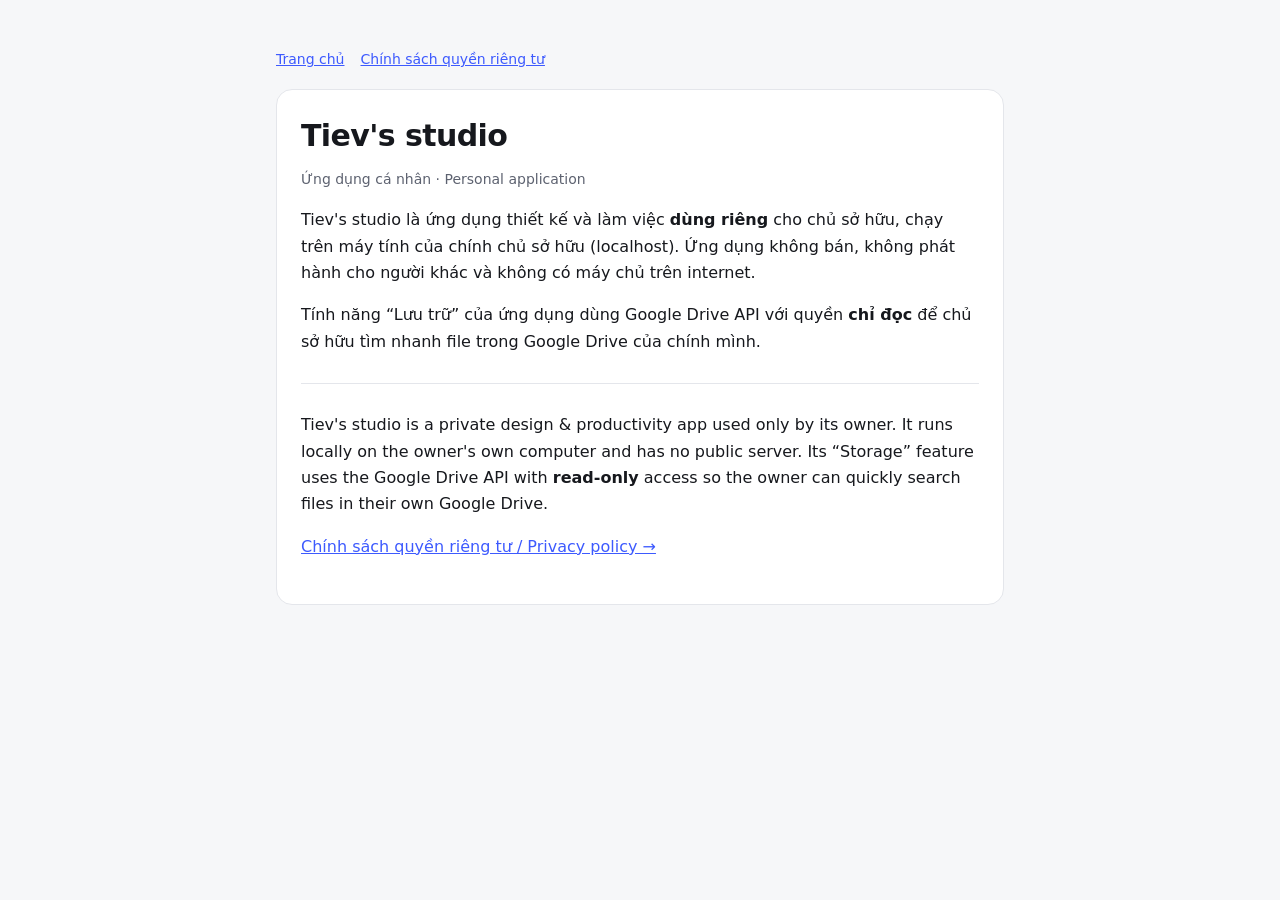
<file: index.html>
<!doctype html>
<html lang="vi">
<head>
<meta charset="utf-8">
<meta name="viewport" content="width=device-width, initial-scale=1">
<title>Tiev's studio</title>
<meta name="description" content="Tiev's studio — ứng dụng thiết kế cá nhân chạy trên máy của chủ sở hữu.">
<link rel="stylesheet" href="style.css">
</head>
<body>
<main>
  <nav><a href="./">Trang chủ</a><a href="privacy.html">Chính sách quyền riêng tư</a></nav>
  <div class="card">
    <h1>Tiev's studio</h1>
    <p class="muted">Ứng dụng cá nhân · Personal application</p>
    <p>Tiev's studio là ứng dụng thiết kế và làm việc <b>dùng riêng</b> cho chủ sở hữu, chạy trên máy tính của chính chủ sở hữu (localhost). Ứng dụng không bán, không phát hành cho người khác và không có máy chủ trên internet.</p>
    <p>Tính năng “Lưu trữ” của ứng dụng dùng Google Drive API với quyền <b>chỉ đọc</b> để chủ sở hữu tìm nhanh file trong Google Drive của chính mình.</p>
    <hr>
    <p>Tiev's studio is a private design &amp; productivity app used only by its owner. It runs locally on the owner's own computer and has no public server. Its “Storage” feature uses the Google Drive API with <b>read-only</b> access so the owner can quickly search files in their own Google Drive.</p>
    <p><a href="privacy.html">Chính sách quyền riêng tư / Privacy policy →</a></p>
  </div>
</main>
</body>
</html>
</file>
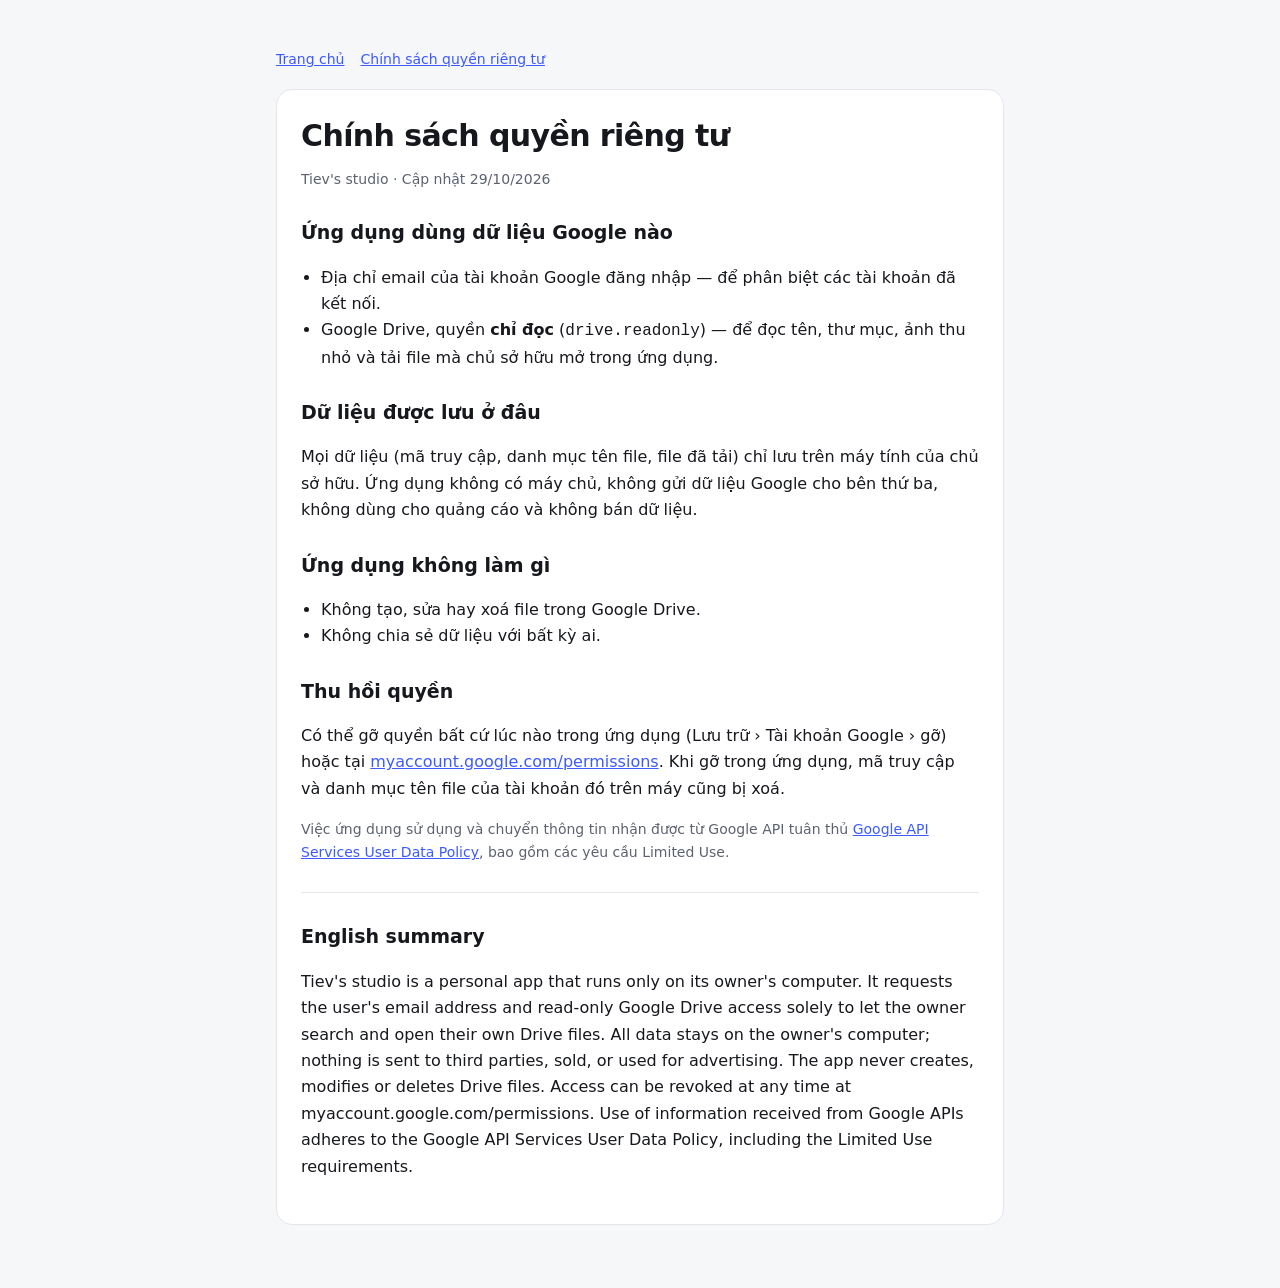
<file: privacy.html>
<!doctype html>
<html lang="vi">
<head>
<meta charset="utf-8">
<meta name="viewport" content="width=device-width, initial-scale=1">
<title>Chính sách quyền riêng tư</title>
<meta name="description" content="Chính sách quyền riêng tư của Tiev's studio.">
<link rel="stylesheet" href="style.css">
</head>
<body>
<main>
  <nav><a href="./">Trang chủ</a><a href="privacy.html">Chính sách quyền riêng tư</a></nav>
  <div class="card">
    <h1>Chính sách quyền riêng tư</h1>
    <p class="muted">Tiev's studio · Cập nhật 29/10/2026</p>

    <h2>Ứng dụng dùng dữ liệu Google nào</h2>
    <ul>
      <li>Địa chỉ email của tài khoản Google đăng nhập — để phân biệt các tài khoản đã kết nối.</li>
      <li>Google Drive, quyền <b>chỉ đọc</b> (<code>drive.readonly</code>) — để đọc tên, thư mục, ảnh thu nhỏ và tải file mà chủ sở hữu mở trong ứng dụng.</li>
    </ul>

    <h2>Dữ liệu được lưu ở đâu</h2>
    <p>Mọi dữ liệu (mã truy cập, danh mục tên file, file đã tải) chỉ lưu trên máy tính của chủ sở hữu. Ứng dụng không có máy chủ, không gửi dữ liệu Google cho bên thứ ba, không dùng cho quảng cáo và không bán dữ liệu.</p>

    <h2>Ứng dụng không làm gì</h2>
    <ul>
      <li>Không tạo, sửa hay xoá file trong Google Drive.</li>
      <li>Không chia sẻ dữ liệu với bất kỳ ai.</li>
    </ul>

    <h2>Thu hồi quyền</h2>
    <p>Có thể gỡ quyền bất cứ lúc nào trong ứng dụng (Lưu trữ › Tài khoản Google › gỡ) hoặc tại <a href="https://myaccount.google.com/permissions">myaccount.google.com/permissions</a>. Khi gỡ trong ứng dụng, mã truy cập và danh mục tên file của tài khoản đó trên máy cũng bị xoá.</p>

    <p class="muted">Việc ứng dụng sử dụng và chuyển thông tin nhận được từ Google API tuân thủ <a href="https://developers.google.com/terms/api-services-user-data-policy">Google API Services User Data Policy</a>, bao gồm các yêu cầu Limited Use.</p>
    <hr>
    <h2>English summary</h2>
    <p>Tiev's studio is a personal app that runs only on its owner's computer. It requests the user's email address and read-only Google Drive access solely to let the owner search and open their own Drive files. All data stays on the owner's computer; nothing is sent to third parties, sold, or used for advertising. The app never creates, modifies or deletes Drive files. Access can be revoked at any time at myaccount.google.com/permissions. Use of information received from Google APIs adheres to the Google API Services User Data Policy, including the Limited Use requirements.</p>
  </div>
</main>
</body>
</html>
</file>
<file: style.css>
:root { --bg: #f6f7f9; --card: #fff; --text: #16181d; --muted: #5d6270; --line: #e4e6eb; --accent: #3d5afe; }
@media (prefers-color-scheme: dark) { :root { --bg: #0f1115; --card: #171a21; --text: #e8eaef; --muted: #9aa0ad; --line: #2a2f3a; --accent: #8193ff; } }
* { box-sizing: border-box; }
body { margin: 0; background: var(--bg); color: var(--text); font: 16px/1.65 system-ui, -apple-system, "Segoe UI", Roboto, sans-serif; }
main { max-width: 760px; margin: 0 auto; padding: 48px 16px 64px; }
.card { background: var(--card); border: 1px solid var(--line); border-radius: 16px; padding: 28px 24px; }
h1 { font-size: 30px; line-height: 1.2; margin: 0 0 8px; letter-spacing: -.02em; }
h2 { font-size: 19px; margin: 26px 0 6px; }
p, li { color: var(--text); } .muted { color: var(--muted); font-size: 14px; }
a { color: var(--accent); }
nav { display: flex; gap: 16px; margin-bottom: 18px; font-size: 14px; }
ul { padding-left: 20px; }
hr { border: 0; border-top: 1px solid var(--line); margin: 28px 0; }
</file>
